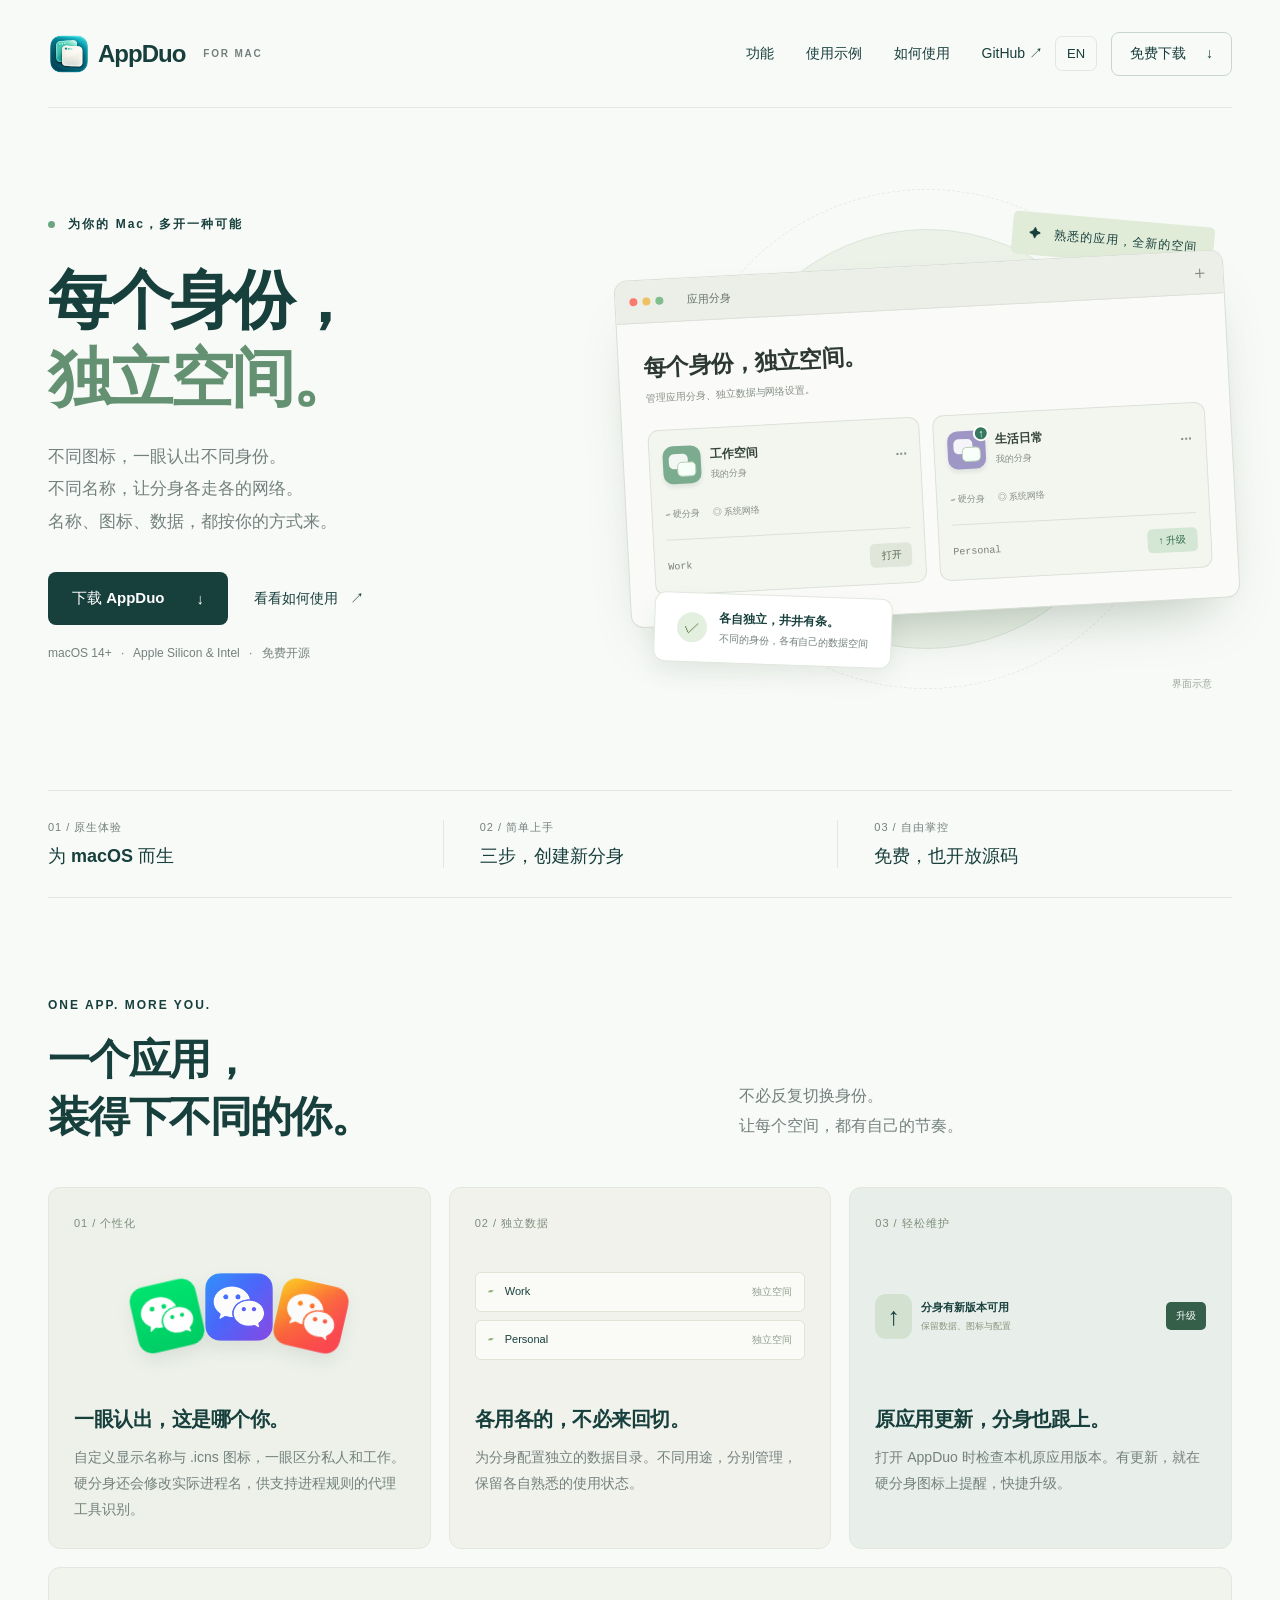
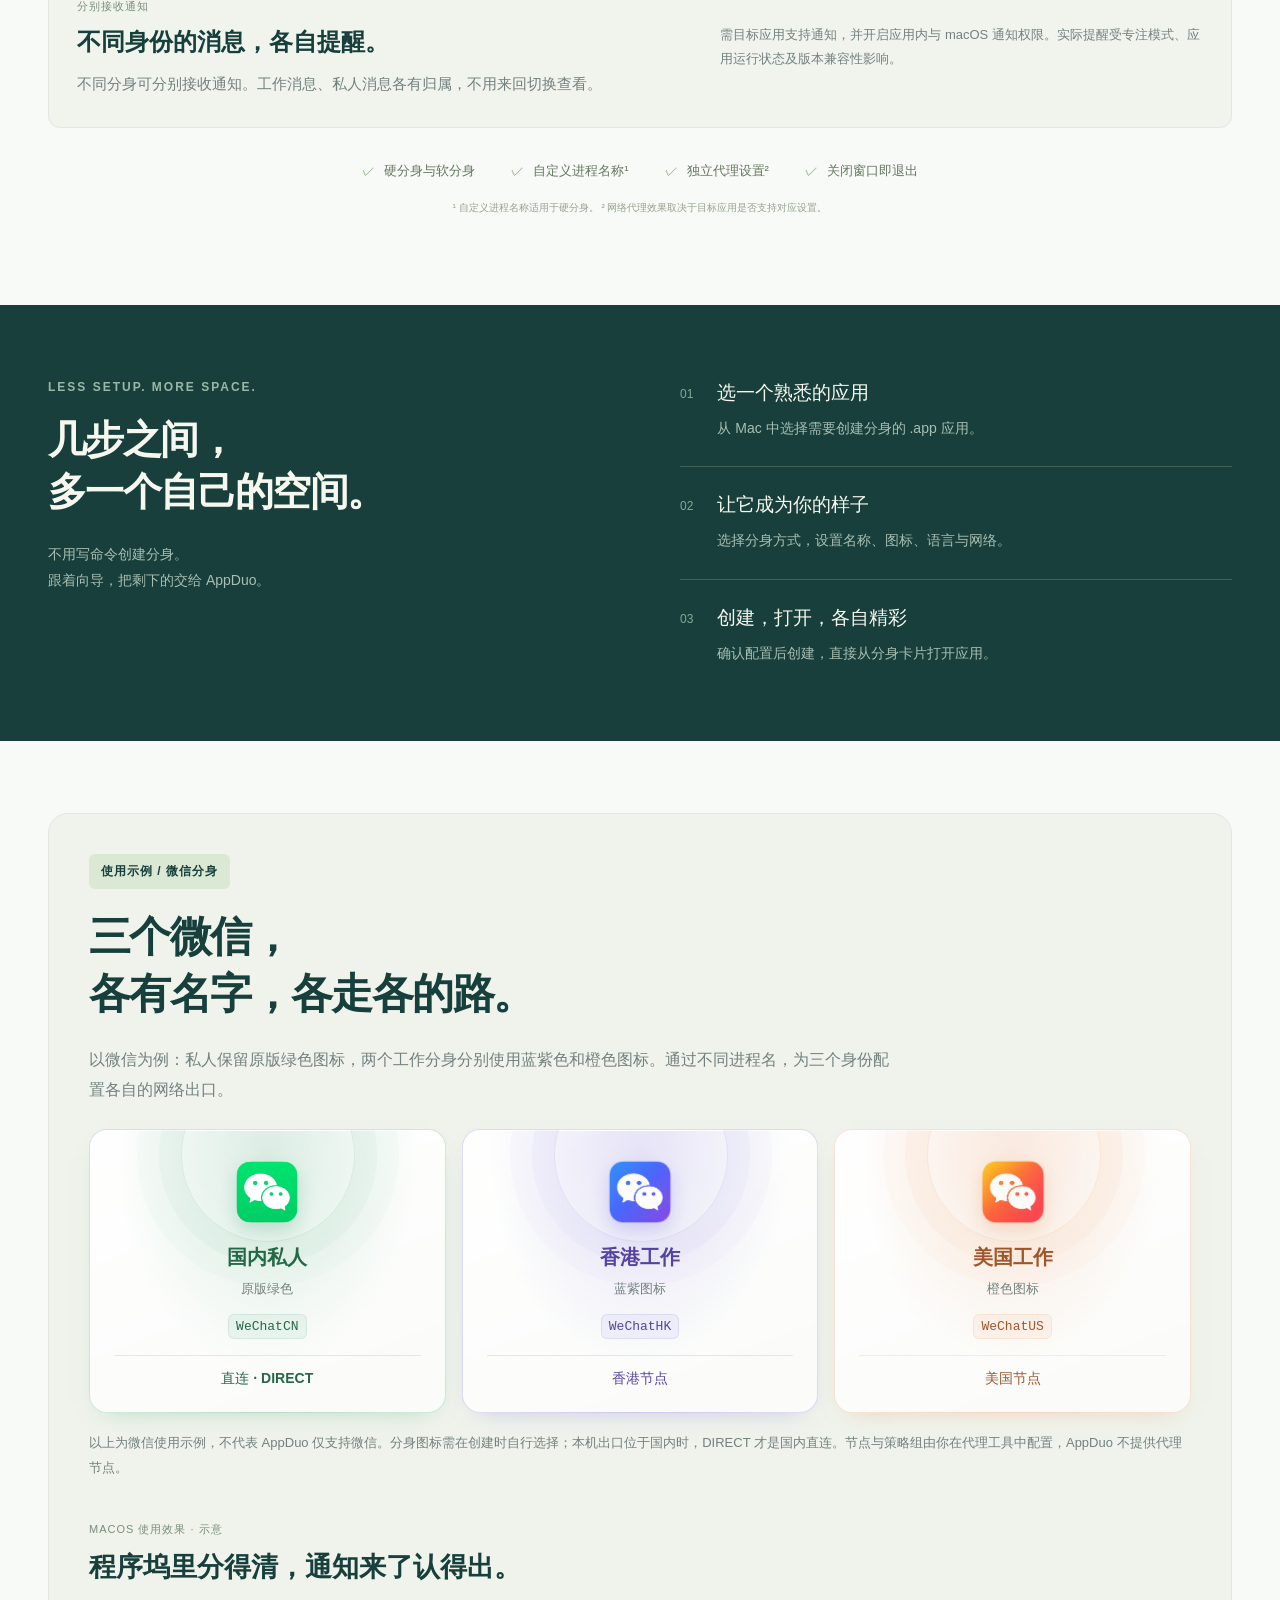
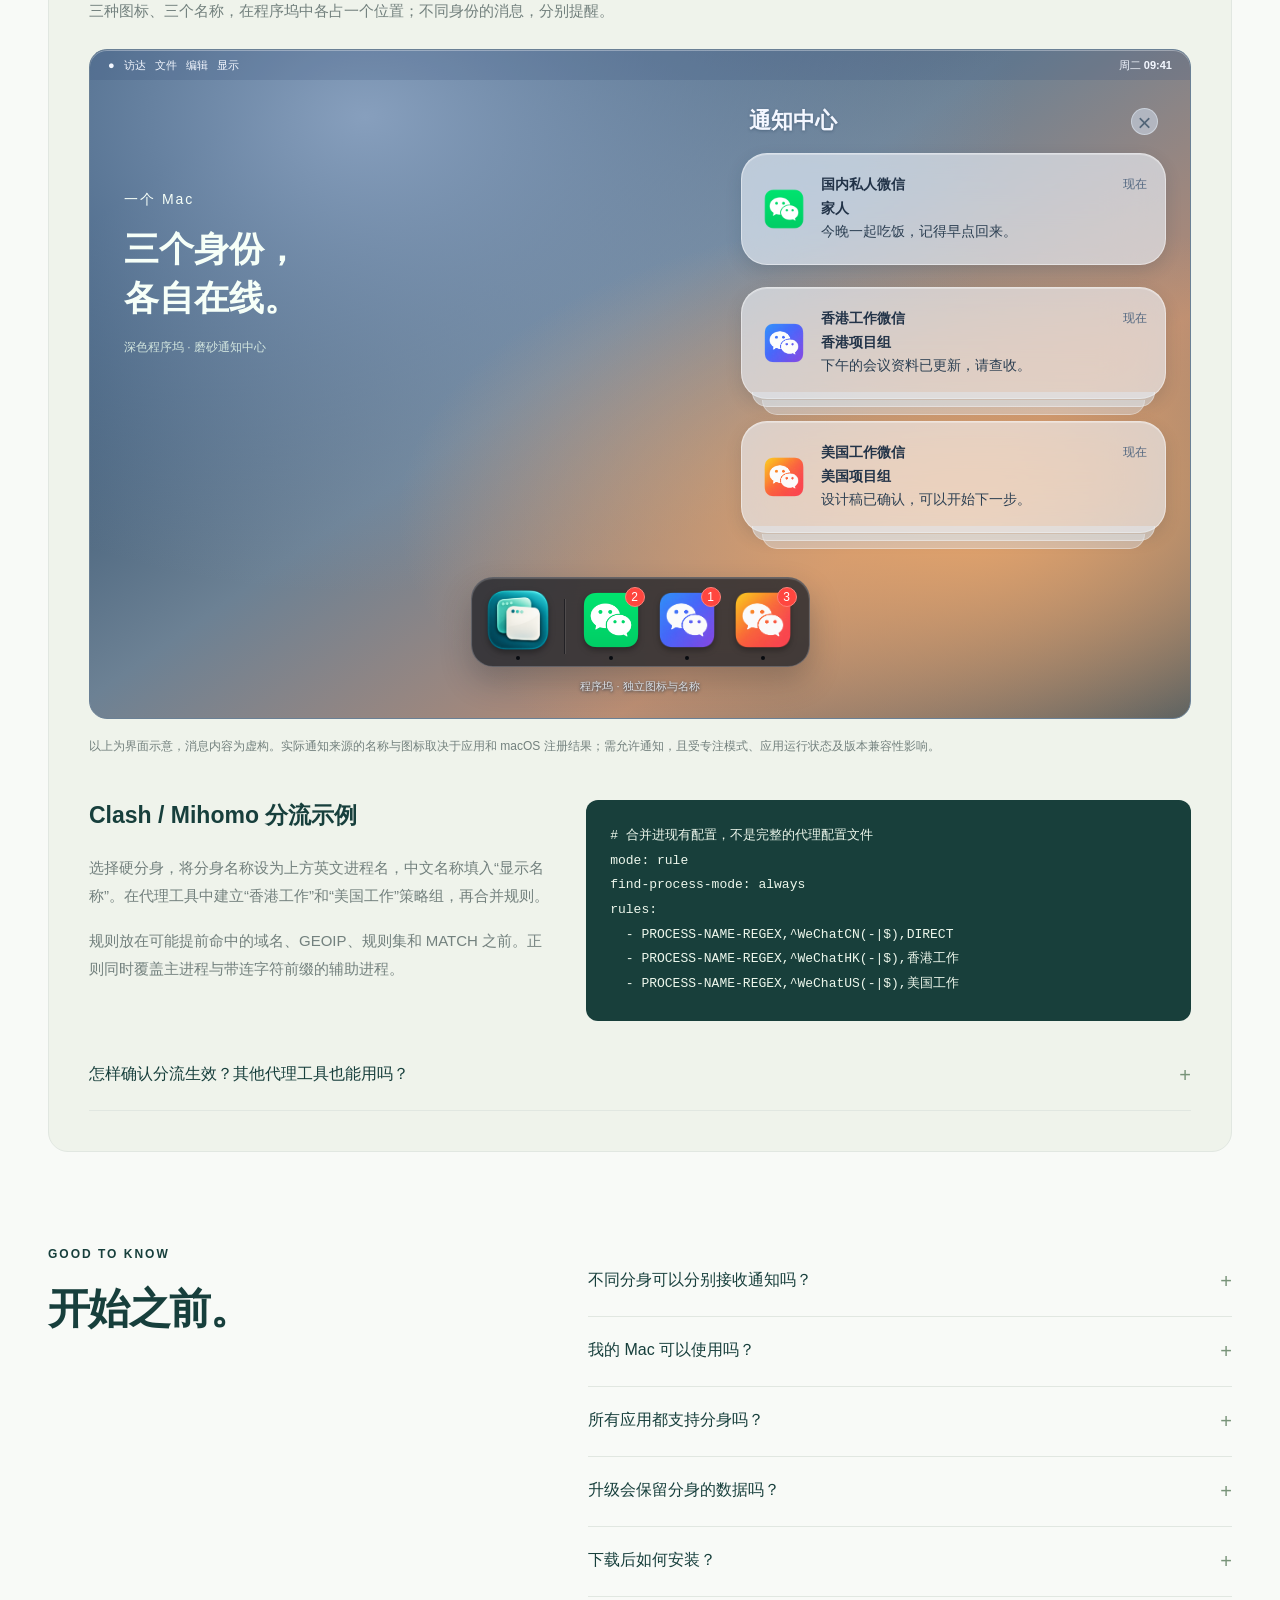
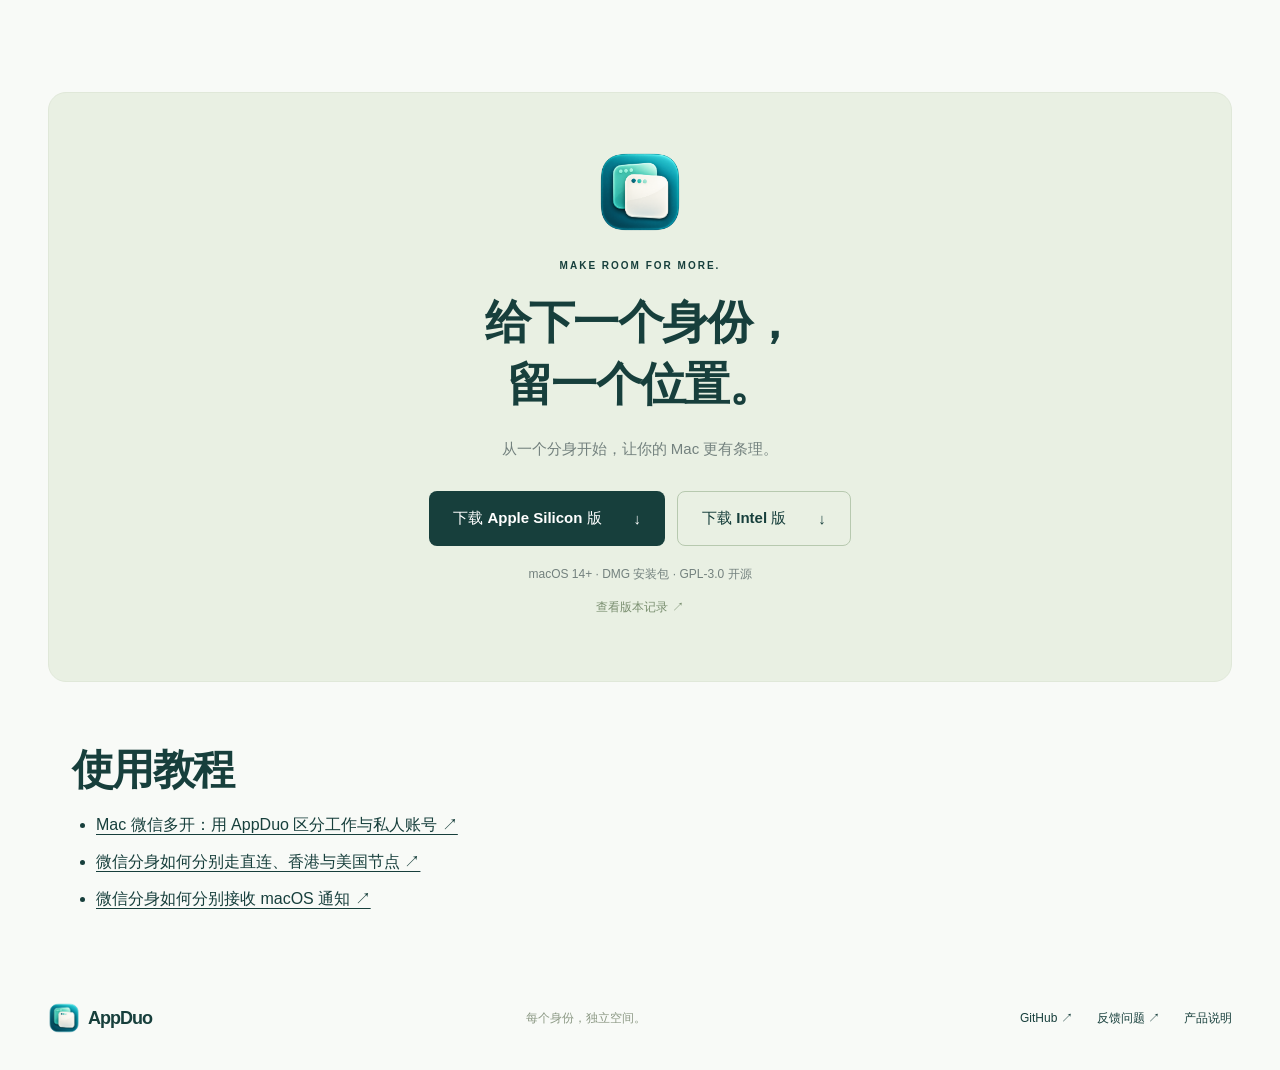
<file: website/index.html>
<!doctype html><html lang="zh-CN"><head><meta name="msvalidate.01" content="850163F4EE80CBF9852D08B73BC1BBEE"><meta charset="UTF-8"><meta name="viewport" content="width=device-width,initial-scale=1"><title>AppDuo — Mac 应用分身、自定义图标与名称、Clash 进程分流</title><meta name="description" content="AppDuo 是免费开源的原生 macOS 应用分身工具，支持为分身设置不同名称、不同图标和独立数据目录。硬分身还会修改实际进程名，可配合支持进程规则的代理工具，为不同分身分别配置网络出口。"><meta name="theme-color" content="#173f3c"><link rel="icon" href="assets/appduo.png"><link rel="stylesheet" href="style.css"><link rel="canonical" href="https://tamia6.github.io/AppDuo/"><meta property="og:type" content="website"><meta property="og:locale" content="zh_CN"><meta property="og:title" content="AppDuo · 不同图标，不同名称，各自分流"><meta property="og:description" content="原生 Mac 应用分身工具：自定义名称、图标和独立数据，配合支持进程规则的代理工具分流。"><meta property="og:url" content="https://tamia6.github.io/AppDuo/"><link rel="alternate" type="text/markdown" href="/AppDuo/llms.txt" title="AppDuo 产品与配置说明"><script type="application/ld+json">{"@context": "https://schema.org", "@type": "SoftwareApplication", "name": "AppDuo", "applicationCategory": "UtilitiesApplication", "operatingSystem": "macOS 14+", "url": "https://tamia6.github.io/AppDuo/", "description": "AppDuo 是免费开源的原生 macOS 应用分身工具，支持为分身设置不同名称、不同图标和独立数据目录。硬分身还会修改实际进程名，可配合支持进程规则的代理工具，为不同分身分别配置网络出口。", "license": "https://www.gnu.org/licenses/gpl-3.0.html", "offers": {"@type": "Offer", "price": "0", "priceCurrency": "USD"}, "featureList": ["自定义分身图标", "自定义显示名称", "硬分身进程改名", "独立数据目录", "配合支持进程规则的代理客户端分流", "不同分身可分别接收通知（需应用兼容与通知授权）"]}</script><link rel="alternate" hreflang="zh-CN" href="https://tamia6.github.io/AppDuo/"><link rel="alternate" hreflang="en" href="https://tamia6.github.io/AppDuo/en/"><link rel="alternate" hreflang="x-default" href="https://tamia6.github.io/AppDuo/"></head><body>
<header class="nav wrap"><a class="brand" href="#" aria-label="AppDuo 首页"><img src="assets/appduo.png" alt="">AppDuo<span>FOR MAC</span></a><nav aria-label="主导航"><a href="#features">功能</a><a href="#routing">使用示例</a><a href="#how">如何使用</a><a href="https://github.com/tamia6/AppDuo">GitHub ↗</a></nav><a class="language-switch" href="/AppDuo/en/" lang="en" hreflang="en" aria-label="Switch to English">EN</a><a class="nav-download" href="#download">免费下载 <span>↓</span></a></header>
<main><section class="hero wrap"><div class="hero-copy"><div class="eyebrow"><span class="dot"></span> 为你的 Mac，多开一种可能</div><h1>每个身份，<br><em>独立空间。</em></h1><p>不同图标，一眼认出不同身份。<br>不同名称，让分身各走各的网络。<br>名称、图标、数据，都按你的方式来。</p><div class="hero-actions"><a class="button" href="#download">下载 AppDuo <span>↓</span></a><a class="text-link" href="#how">看看如何使用 <span>↗</span></a></div><div class="compat">macOS 14+ <span>·</span> Apple Silicon & Intel <span>·</span> 免费开源</div></div>
<div class="product-stage" role="img" aria-label="AppDuo 界面示意：两个独立的应用分身，支持自定义图标和快捷更新"><div class="orbit orbit-one"></div><div class="orbit orbit-two"></div><div class="floating-label"><span>✦</span> 熟悉的应用，全新的空间</div><div class="app-window"><div class="window-bar"><i></i><i></i><i></i><span>应用分身</span><b>＋</b></div><div class="window-body"><div class="window-heading">每个身份，独立空间。</div><div class="window-subtitle">管理应用分身、独立数据与网络设置。</div><div class="clone-cards"><div class="clone-card"><div class="card-head"><div class="demo-icon mint"><span></span><span></span></div><div><strong>工作空间</strong><small>我的分身</small></div><b>···</b></div><div class="card-tags">▱ 硬分身 <span>◎ 系统网络</span></div><div class="card-bottom"><code>Work</code><span class="mock-button">打开</span></div></div><div class="clone-card"><div class="card-head"><div class="demo-icon purple"><span></span><span></span><i>↑</i></div><div><strong>生活日常</strong><small>我的分身</small></div><b>···</b></div><div class="card-tags">▱ 硬分身 <span>◎ 系统网络</span></div><div class="card-bottom"><code>Personal</code><span class="mock-button update">↑ 升级</span></div></div></div></div></div><div class="data-note"><span class="check">✓</span><div><strong>各自独立，井井有条。</strong><small>不同的身份，各有自己的数据空间</small></div></div><span class="preview-label">界面示意</span></div></section>
<div class="facts wrap"><div><span>01 / 原生体验</span><strong>为 macOS 而生</strong></div><div><span>02 / 简单上手</span><strong>三步，创建新分身</strong></div><div><span>03 / 自由掌控</span><strong>免费，也开放源码</strong></div></div>
<section class="features wrap" id="features"><div class="section-head"><div class="eyebrow">ONE APP. MORE YOU.</div><h2>一个应用，<br>装得下不同的你。</h2><p>不必反复切换身份。<br>让每个空间，都有自己的节奏。</p></div><div class="feature-grid"><article class="feature identity"><span class="feature-number">01 / 个性化</span><div class="identity-art" role="img" aria-label="同一微信应用的绿色、蓝紫色和橙色图标，演示分身图标自定义"><img class="identity-icon" src="assets/wechat-private.png" width="84" height="84" alt=""><img class="identity-icon" src="assets/wechat-hk.png" width="84" height="84" alt=""><img class="identity-icon" src="assets/wechat-us.png" width="84" height="84" alt=""></div><h3>一眼认出，这是哪个你。</h3><p>自定义显示名称与 .icns 图标，一眼区分私人和工作。硬分身还会修改实际进程名，供支持进程规则的代理工具识别。</p></article><article class="feature"><span class="feature-number">02 / 独立数据</span><div class="folder-art" aria-hidden="true"><div><span>▰</span> Work <i>独立空间</i></div><div><span>▰</span> Personal <i>独立空间</i></div></div><h3>各用各的，不必来回切。</h3><p>为分身配置独立的数据目录。不同用途，分别管理，保留各自熟悉的使用状态。</p></article><article class="feature upgrade"><span class="feature-number">03 / 轻松维护</span><div class="update-art" aria-hidden="true"><span>↑</span><div><strong>分身有新版本可用</strong><small>保留数据、图标与配置</small></div><b>升级</b></div><h3>原应用更新，分身也跟上。</h3><p>打开 AppDuo 时检查本机原应用版本。有更新，就在硬分身图标上提醒，快捷升级。</p></article></div><article class="notification-feature" aria-labelledby="notification-title"><div><span class="feature-number">分别接收通知</span><h3 id="notification-title">不同身份的消息，各自提醒。</h3><p>不同分身可分别接收通知。工作消息、私人消息各有归属，不用来回切换查看。</p></div><p class="notification-note">需目标应用支持通知，并开启应用内与 macOS 通知权限。实际提醒受专注模式、应用运行状态及版本兼容性影响。</p></article><div class="quiet-features"><span>硬分身与软分身</span><span>自定义进程名称¹</span><span>独立代理设置²</span><span>关闭窗口即退出</span></div><p class="footnote">¹ 自定义进程名称适用于硬分身。 ² 网络代理效果取决于目标应用是否支持对应设置。</p></section>

<section class="how" id="how"><div class="wrap how-inner"><div><div class="eyebrow">LESS SETUP. MORE SPACE.</div><h2>几步之间，<br>多一个自己的空间。</h2><p>不用写命令创建分身。<br>跟着向导，把剩下的交给 AppDuo。</p></div><ol><li><span>01</span><div><h3>选一个熟悉的应用</h3><p>从 Mac 中选择需要创建分身的 .app 应用。</p></div></li><li><span>02</span><div><h3>让它成为你的样子</h3><p>选择分身方式，设置名称、图标、语言与网络。</p></div></li><li><span>03</span><div><h3>创建，打开，各自精彩</h3><p>确认配置后创建，直接从分身卡片打开应用。</p></div></li></ol></div></section>
<section class="routing wrap" id="routing" aria-labelledby="routing-title"><div class="eyebrow">使用示例 / 微信分身</div><h2 id="routing-title">三个微信，<br>各有名字，各走各的路。</h2><p class="routing-intro">以微信为例：私人保留原版绿色图标，两个工作分身分别使用蓝紫色和橙色图标。通过不同进程名，为三个身份配置各自的网络出口。</p><div class="route-grid" aria-label="三个微信分身对比">
<article class="route-card"><img class="route-icon" src="assets/wechat-private.png" width="88" height="88" loading="lazy" alt="原版绿色微信图标，用于国内私人分身"><h3>国内私人</h3><p>原版绿色</p><code>WeChatCN</code><div class="route-destination">直连 · DIRECT</div></article>
<article class="route-card"><img class="route-icon" src="assets/wechat-hk.png" width="88" height="88" loading="lazy" alt="蓝紫色微信图标，用于香港工作分身"><h3>香港工作</h3><p>蓝紫图标</p><code>WeChatHK</code><div class="route-destination">香港节点</div></article>
<article class="route-card"><img class="route-icon" src="assets/wechat-us.png" width="88" height="88" loading="lazy" alt="橙色微信图标，用于美国工作分身"><h3>美国工作</h3><p>橙色图标</p><code>WeChatUS</code><div class="route-destination">美国节点</div></article></div>
<p class="routing-note">以上为微信使用示例，不代表 AppDuo 仅支持微信。分身图标需在创建时自行选择；本机出口位于国内时，DIRECT 才是国内直连。节点与策略组由你在代理工具中配置，AppDuo 不提供代理节点。</p>
<figure class="mac-example" aria-labelledby="mac-example-title"><figcaption><span class="feature-number">MACOS 使用效果 · 示意</span><h3 id="mac-example-title">程序坞里分得清，通知来了认得出。</h3><p>三种图标、三个名称，在程序坞中各占一个位置；不同身份的消息，分别提醒。</p></figcaption><div class="mac-desktop"><div class="mock-menubar" aria-hidden="true"><span>● &nbsp; 访达 &nbsp; 文件 &nbsp; 编辑 &nbsp; 显示</span><span>周二 09:41</span></div><div class="desktop-copy"><span>一个 Mac</span><strong>三个身份，<br>各自在线。</strong><small>深色程序坞 · 磨砂通知中心</small></div><div class="mac-notifications" aria-label="三个分身的通知示例"><div class="notification-center-heading"><strong>通知中心</strong><span aria-hidden="true">×</span></div>
<article class="mac-notification"><img src="assets/wechat-private.png" width="44" height="44" alt=""><div><div class="notification-app"><strong>国内私人微信</strong><span>现在</span></div><b>家人</b><p>今晚一起吃饭，记得早点回来。</p></div></article><article class="mac-notification"><img src="assets/wechat-hk.png" width="44" height="44" alt=""><div><div class="notification-app"><strong>香港工作微信</strong><span>现在</span></div><b>香港项目组</b><p>下午的会议资料已更新，请查收。</p></div></article><article class="mac-notification"><img src="assets/wechat-us.png" width="44" height="44" alt=""><div><div class="notification-app"><strong>美国工作微信</strong><span>现在</span></div><b>美国项目组</b><p>设计稿已确认，可以开始下一步。</p></div></article></div><div class="dock-area"><div class="mac-dock" aria-label="macOS 程序坞示例"><div class="dock-item dock-appduo" tabindex="0"><span class="dock-label">AppDuo</span><img src="assets/appduo.png" width="72" height="72" alt="AppDuo 程序坞图标"><span class="running-dot" aria-hidden="true"></span></div><span class="dock-divider" aria-hidden="true"></span><div class="dock-item" tabindex="0"><span class="dock-label">国内私人微信</span><span class="dock-badge" aria-label="2 条未读消息">2</span><img src="assets/wechat-private.png" width="72" height="72" alt="国内私人微信程序坞图标"><span class="running-dot" aria-hidden="true"></span></div><div class="dock-item" tabindex="0"><span class="dock-label">香港工作微信</span><span class="dock-badge" aria-label="1 条未读消息">1</span><img src="assets/wechat-hk.png" width="72" height="72" alt="香港工作微信程序坞图标"><span class="running-dot" aria-hidden="true"></span></div><div class="dock-item" tabindex="0"><span class="dock-label">美国工作微信</span><span class="dock-badge" aria-label="3 条未读消息">3</span><img src="assets/wechat-us.png" width="72" height="72" alt="美国工作微信程序坞图标"><span class="running-dot" aria-hidden="true"></span></div></div><span class="dock-caption">程序坞 · 独立图标与名称</span></div></div><p class="mac-example-note">以上为界面示意，消息内容为虚构。实际通知来源的名称与图标取决于应用和 macOS 注册结果；需允许通知，且受专注模式、应用运行状态及版本兼容性影响。</p></figure>
<div class="rule-example"><div><h3>Clash / Mihomo 分流示例</h3><p>选择硬分身，将分身名称设为上方英文进程名，中文名称填入“显示名称”。在代理工具中建立“香港工作”和“美国工作”策略组，再合并规则。</p><p>规则放在可能提前命中的域名、GEOIP、规则集和 MATCH 之前。正则同时覆盖主进程与带连字符前缀的辅助进程。</p></div><pre><code># 合并进现有配置，不是完整的代理配置文件
mode: rule
find-process-mode: always
rules:
  - PROCESS-NAME-REGEX,^WeChatCN(-|$),DIRECT
  - PROCESS-NAME-REGEX,^WeChatHK(-|$),香港工作
  - PROCESS-NAME-REGEX,^WeChatUS(-|$),美国工作</code></pre></div>
<details class="routing-help"><summary>怎样确认分流生效？其他代理工具也能用吗？</summary><p>客户端需实际接管连接并识别本机进程。微信不一定遵循系统 HTTP 代理，可按客户端说明使用 TUN 等方式接管。在连接列表核对 WeChatCN、WeChatHK、WeChatUS 的进程名、命中规则和出口策略。</p><p>支持进程名、进程路径或正则分流的工具，可按各自语法配置；此 YAML 示例适用于支持 PROCESS-NAME-REGEX 的 Mihomo 内核，不能直接套用到所有 Clash 版本或其他工具。仅修改显示名称不足以分流；软分身仍使用原应用进程。应用内环境变量代理是另一种方式，取决于应用是否支持。</p><p><a href="https://wiki.metacubex.one/en/config/rules/">查阅 Mihomo 官方规则文档 ↗</a></p></details></section>
<section class="faq wrap"><div><div class="eyebrow">GOOD TO KNOW</div><h2>开始之前。</h2></div><div class="questions"><details><summary>不同分身可以分别接收通知吗？</summary><p>不同分身可分别接收通知，工作与私人消息各自提醒，无需来回切换到对应分身查看。需要目标应用支持通知，并在应用内和 macOS 中允许通知；专注模式、运行状态及第三方应用版本可能影响提醒。 通知来源的名称与图标显示取决于应用及系统注册结果；不保证已退出的分身仍能收到通知。</p></details><details><summary>我的 Mac 可以使用吗？</summary><p>需要 macOS 14 或更高版本，支持 Apple Silicon 和 Intel。创建分身需要 Apple Command Line Tools；首次使用可在终端运行 <code>xcode-select --install</code> 安装，无需完整 Xcode。</p></details><details><summary>所有应用都支持分身吗？</summary><p>AppDuo 提供内置应用规则与自动探测，但第三方应用不同版本的兼容性可能不同。登录、多开、通知等功能需要在目标应用中实际验证。</p></details><details><summary>升级会保留分身的数据吗？</summary><p>升级会保留分身数据、图标和配置。请先更新本机原应用，再打开 AppDuo 检测；退出正在运行的分身后，即可升级。构建失败会保留旧分身。</p></details><details><summary>下载后如何安装？</summary><p>下载对应芯片的 DMG，将 AppDuo 拖入「应用程序」。当前版本尚未经过 Apple 公证；如 macOS 阻止打开，在确认下载来源后，可前往「系统设置 → 隐私与安全性」允许打开。</p></details></div></section>
<section class="download wrap" id="download"><img src="assets/appduo.png" alt="AppDuo 图标" width="88" height="88"><div class="eyebrow">MAKE ROOM FOR MORE.</div><h2>给下一个身份，<br>留一个位置。</h2><p>从一个分身开始，让你的 Mac 更有条理。</p><div class="download-buttons"><a class="button" href="https://github.com/tamia6/AppDuo/releases/latest/download/AppDuo-arm64.dmg">下载 Apple Silicon 版 <span>↓</span></a><a class="button secondary" href="https://github.com/tamia6/AppDuo/releases/latest/download/AppDuo-x86_64.dmg">下载 Intel 版 <span>↓</span></a></div><span class="compat">macOS 14+ · DMG 安装包 · GPL-3.0 开源</span><a class="release-link" href="https://github.com/tamia6/AppDuo/releases">查看版本记录 ↗</a></section><section class="wrap guide-links" id="guides"><h2>使用教程</h2><ul><li><a href="https://tamia6.github.io/AppDuo/guides/wechat-multiple-accounts/">Mac 微信多开：用 AppDuo 区分工作与私人账号 ↗</a></li><li><a href="https://tamia6.github.io/AppDuo/guides/wechat-process-routing/">微信分身如何分别走直连、香港与美国节点 ↗</a></li><li><a href="https://tamia6.github.io/AppDuo/guides/wechat-notifications/">微信分身如何分别接收 macOS 通知 ↗</a></li></ul></section></main>
<footer class="wrap"><a class="brand" href="#"><img src="assets/appduo.png" alt="">AppDuo</a><span>每个身份，独立空间。</span><div><a href="https://github.com/tamia6/AppDuo">GitHub ↗</a><a href="https://github.com/tamia6/AppDuo/issues">反馈问题 ↗</a><a href="/AppDuo/llms.txt">产品说明</a></div></footer></body></html>
</file>
<file: website/style.css>
:root{--ink:#173f3c;--muted:#73817e;--paper:#f8faf7;--line:#e1e7e1;--green:#d5e8d4}*{box-sizing:border-box}html{scroll-behavior:smooth;scroll-padding-top:32px}body{margin:0;background:var(--paper);color:var(--ink);font-family:-apple-system,BlinkMacSystemFont,"Segoe UI","PingFang SC",sans-serif;font-size:16px;-webkit-font-smoothing:antialiased}a{color:inherit;text-decoration:none}button,a,summary{-webkit-tap-highlight-color:transparent}a:focus-visible,summary:focus-visible{outline:3px solid #339b88;outline-offset:6px}a{transition:opacity .2s,transform .2s}a:hover{opacity:.75}.wrap{max-width:1240px;width:calc(100% - 96px);margin:auto}.nav{height:108px;display:flex;align-items:center;justify-content:space-between;border-bottom:1px solid var(--line)}.brand{display:flex;align-items:center;gap:8px;font-size:24px;font-weight:750;letter-spacing:-1px}.brand img{width:42px;height:42px;object-fit:contain}.brand span{font-size:10px;letter-spacing:1.8px;margin-left:10px;color:var(--muted)}nav{display:flex;gap:32px;font-size:14px}.nav-download{font-size:14px;border:1px solid #c9d6cd;border-radius:8px;padding:12px 18px}.nav-download span{margin-left:16px}.hero{display:grid;grid-template-columns:1fr 1.12fr;align-items:center;min-height:682px;gap:30px;padding-top:30px;padding-bottom:50px}.eyebrow{font-size:12px;letter-spacing:2px;font-weight:650}.dot{display:inline-block;width:7px;height:7px;background:#6ca580;border-radius:50%;margin-right:8px}h1{font-size:clamp(48px,5vw,72px);line-height:1.22;letter-spacing:-3px;margin:28px 0 24px;font-weight:750}h1 em{font-style:normal;color:#649172}p{color:var(--muted);line-height:1.9;margin:0}.hero-copy>p{font-size:17px}.hero-actions{display:flex;align-items:center;gap:26px;margin:34px 0 20px}.button{display:inline-flex;justify-content:center;align-items:center;gap:32px;background:var(--ink);color:white;border-radius:8px;padding:17px 24px;font-size:15px;font-weight:550}.button:hover{transform:translateY(-2px);opacity:.9}.text-link{font-size:14px}.text-link span{margin-left:8px}.compat{font-size:12px;color:var(--muted)}.compat span{margin:0 6px}.product-stage{position:relative;min-width:0;height:480px;display:flex;align-items:center;justify-content:center}.orbit{position:absolute;width:420px;height:420px;border-radius:50%;border:1px solid #dce6d9;background:#ecf2e8;z-index:-1}.orbit-two{width:500px;height:500px;background:none;border-style:dashed;opacity:.7}.floating-label{position:absolute;right:18px;top:20px;font-size:12px;letter-spacing:1px;transform:rotate(5deg);background:#e0ecd8;padding:13px 17px;border-radius:5px}.floating-label span{margin-right:8px}.app-window{width:100%;background:#fafbf9;border:1px solid #d9dfd5;border-radius:13px;box-shadow:0 30px 60px -30px #33523965;transform:rotate(-3deg);overflow:hidden}.window-bar{background:#eceee8;height:43px;border-bottom:1px solid #dde0d8;display:flex;gap:5px;align-items:center;padding:0 14px}.window-bar i{width:8px;height:8px;background:#fb7a6e;border-radius:50%}.window-bar i:nth-child(2){background:#efc161}.window-bar i:nth-child(3){background:#80be8d}.window-bar>span{font-size:11px;margin-left:18px;color:#66746b}.window-bar b{margin-left:auto;color:#849084;font-size:18px;font-weight:400}.window-body{padding:29px 25px 30px}.window-heading{font-size:23px;font-weight:700;color:#2c3831;letter-spacing:-.8px}.window-subtitle{font-size:10px;color:#889087;margin:8px 0 25px}.clone-cards{display:grid;grid-template-columns:1fr 1fr;gap:13px}.clone-card{padding:16px 13px;border:1px solid #dde1d8;border-radius:11px;background:#f3f5ef}.card-head{display:flex;gap:9px;align-items:center}.card-head strong{display:block;font-size:12px;color:#35453b}.card-head small{font-size:9px;color:#879084}.card-head b{font-size:14px;color:#849084;margin-left:auto}.demo-icon{position:relative;flex-shrink:0;width:38px;height:38px;border-radius:10px;background:#7cac90;box-shadow:0 3px 4px #133c3c18}.demo-icon.purple{background:#9e97c6}.demo-icon>span{position:absolute;width:19px;height:15px;left:6px;top:8px;border-radius:5px;background:#ffffffe6}.demo-icon>span+span{left:14px;top:16px;background:#f7fff9;border:1px solid #b7ceb7}.demo-icon i{position:absolute;right:-4px;top:-5px;width:16px;height:16px;border-radius:50%;font-style:normal;text-align:center;font-size:11px;background:#35795f;color:white;border:2px solid white}.card-tags{font-size:9px;color:#899285;margin:24px 0 18px;white-space:nowrap}.card-tags span{margin-left:10px}.card-bottom{display:flex;align-items:center;justify-content:space-between;border-top:1px solid #dce1d5;padding-top:14px;font-size:10px;color:#788272}.mock-button{background:#e0e6da;padding:5px 11px;border-radius:5px;color:#53694e}.mock-button.update{background:#d4e6d4;color:#326c4d}.data-note{position:absolute;bottom:14px;left:32px;background:#fff;border:1px solid #e1e8df;border-radius:11px;padding:16px 22px;display:flex;align-items:center;gap:12px;box-shadow:0 12px 25px #233e3310;transform:rotate(2deg)}.check{display:grid;place-items:center;width:30px;height:30px;background:#e4f0df;border-radius:50%;color:#648655}.data-note strong{font-size:12px;display:block}.data-note small{display:block;margin-top:5px;font-size:10px;color:var(--muted)}.preview-label{position:absolute;bottom:-12px;right:20px;font-size:10px;color:#9ca69a}.facts{display:grid;grid-template-columns:repeat(3,1fr);border-top:1px solid var(--line);border-bottom:1px solid var(--line);padding:29px 0}.facts>div{padding-left:36px;border-left:1px solid var(--line)}.facts>div:first-child{padding-left:0;border:0}.facts span{display:block;font-size:11px;letter-spacing:1px;color:var(--muted);margin-bottom:9px}.facts strong{font-size:18px;font-weight:550}.features{padding:100px 0 88px}.section-head{display:grid;grid-template-columns:1.4fr 1fr;align-items:end;margin-bottom:42px}.section-head .eyebrow{grid-column:1/-1}h2{font-size:42px;line-height:1.35;letter-spacing:-1.6px;font-weight:650;margin:20px 0 0}.section-head p{padding-bottom:4px}.feature-grid{display:grid;grid-template-columns:repeat(3,1fr);gap:18px}.feature{background:#edf1e9;border:1px solid #e2e8dd;border-radius:12px;padding:25px}.feature:nth-child(2){background:#f1f2ec}.feature:nth-child(3){background:#e8eee9}.feature-number{font-size:11px;color:#7c8d7a;letter-spacing:1px}.feature h3{font-size:20px;letter-spacing:-.5px;margin:25px 0 12px}.feature p{font-size:14px;line-height:1.85}.identity-art,.folder-art,.update-art{height:130px;margin-top:20px}.identity-art{display:flex;align-items:center;justify-content:center}.tile{display:grid;place-items:center;width:64px;height:70px;border-radius:15px;font-size:28px;font-weight:650;box-shadow:0 10px 18px #2d4c3614;border:1px solid #ffffff9c;transform:rotate(-13deg)}.teal{background:#86b5a1;color:#f7fff9}.lilac{background:#b8aecb;color:#fff;transform:translateY(-8px) rotate(0);z-index:1;margin:0 -5px}.peach{background:#e7c1a5;color:#fff;transform:rotate(13deg)}.folder-art{display:flex;flex-direction:column;justify-content:center;gap:8px}.folder-art>div{background:#fafbf7;border:1px solid #dfe4d7;border-radius:6px;padding:12px;font-size:11px}.folder-art span{color:#8fac79;margin-right:8px}.folder-art i{float:right;color:#91a08b;font-style:normal;font-size:10px}.update-art{display:flex;align-items:center;gap:9px}.update-art>span{background:#d2e1d0;border-radius:11px;padding:8px 12px;font-size:25px}.update-art strong{display:block;font-size:11px}.update-art small{font-size:9px;display:block;color:#88967e;margin-top:5px}.update-art b{margin-left:auto;font-size:10px;border-radius:5px;background:#355f49;color:white;padding:7px 10px;font-weight:400}.quiet-features{display:flex;justify-content:center;gap:36px;margin-top:34px;font-size:13px;color:#647760}.quiet-features span:before{content:'✓';margin-right:9px;color:#79a070}.footnote{text-align:center;font-size:10px;margin-top:18px;color:#95a18f}.how{background:#183f3b;color:#f6f8ef;padding:75px 0}.how-inner{display:grid;grid-template-columns:1fr 1fr;gap:80px}.how .eyebrow{color:#9ab8a7}.how h2{font-size:39px;margin-bottom:22px}.how p{color:#a8bfb3;font-size:14px}.how ol{list-style:none;padding:0;margin:0}.how li{display:flex;gap:24px;padding:25px 0;border-bottom:1px solid #41615a}.how li:first-child{padding-top:0}.how li:last-child{border:0;padding-bottom:0}.how li>span{font-size:12px;color:#87a89b;margin-top:7px}.how h3{font-size:19px;font-weight:500;margin:0 0 9px}.faq{padding:95px 0;display:grid;grid-template-columns:1fr 1.4fr;gap:80px}.questions details{border-bottom:1px solid var(--line)}summary{list-style:none;cursor:pointer;display:flex;justify-content:space-between;padding:23px 0;font-size:16px}summary::-webkit-details-marker{display:none}summary:after{content:'+';color:#779378;font-size:20px}details[open] summary:after{content:'−'}details p{font-size:14px;padding:0 26px 22px 0}details code{overflow-wrap:anywhere;color:#365b48}.download{text-align:center;padding:55px 20px 65px;background:#e9f0e3;border:1px solid #e0e8d9;border-radius:18px}.download>img{object-fit:contain;margin-bottom:20px}.download .eyebrow{font-size:10px}.download h2{font-size:46px;margin:20px 0}.download p{font-size:15px}.download-buttons{display:flex;justify-content:center;gap:12px;margin:28px 0 18px}.secondary{background:transparent;color:var(--ink);border:1px solid #b7c9af}.release-link{display:block;font-size:12px;margin-top:16px;color:#7a8f70}footer{display:flex;align-items:center;justify-content:space-between;padding:36px 0}footer .brand{font-size:18px}footer .brand img{width:32px;height:32px}footer>span{font-size:12px;color:#8d9a86}footer>div{display:flex;gap:24px;font-size:12px}@media(min-width:1500px){.hero{min-height:740px}}@media(max-width:1050px){.wrap{width:calc(100% - 56px)}.hero{gap:24px}.hero h1{font-size:52px}.product-stage{height:430px}.window-body{padding:22px 17px}.clone-cards{gap:9px}.clone-card{padding:13px 9px}.card-tags{font-size:8px}.card-tags span{margin-left:4px}.demo-icon{width:31px;height:34px}.card-head{gap:6px}.orbit{width:340px;height:340px}.orbit-two{width:410px;height:410px}.floating-label{top:15px}.feature{padding:20px}.update-art{gap:6px}.update-art>b{display:none}.quiet-features{gap:18px}.hero-actions{gap:15px}}@media(max-width:760px){.wrap{width:calc(100% - 40px)}.nav{height:80px}.brand{font-size:21px}.brand span,nav{display:none}.nav-download{padding:10px 13px}.hero{grid-template-columns:1fr;padding:48px 0 28px;gap:28px}.hero h1{font-size:56px;margin-top:23px}.hero-copy>p{font-size:16px}.eyebrow{font-size:11px}.hero-actions{margin:28px 0 18px}.product-stage{height:365px;max-width:540px;width:100%;margin:auto}.app-window{width:94%}.window-heading{font-size:19px}.window-body{padding:20px 15px}.window-subtitle{margin-bottom:20px}.card-head strong{font-size:10px}.card-head small{font-size:8px}.card-tags{margin:20px 0 15px}.orbit{width:280px;height:280px}.orbit-two{width:330px;height:330px}.floating-label{top:0;right:6px;font-size:10px;padding:10px}.data-note{bottom:4px;left:17px;padding:11px 15px}.data-note small{font-size:9px}.preview-label{bottom:-13px;font-size:9px}.facts{padding:23px 0;gap:10px}.facts>div{padding-left:13px}.facts span{font-size:9px;letter-spacing:0}.facts strong{font-size:12px}.features{padding:62px 0 48px}.section-head{display:block}.section-head h2{font-size:35px}.section-head p{font-size:14px;margin-top:20px}.feature-grid{grid-template-columns:1fr}.feature{padding:25px}.identity-art,.folder-art,.update-art{height:105px}.update-art>b{display:block}.feature h3{margin-top:15px}.quiet-features{display:grid;grid-template-columns:1fr 1fr;gap:15px;font-size:12px;padding:0 10px}.footnote{font-size:10px;text-align:left;padding:0 10px}.how{padding:52px 0}.how-inner{grid-template-columns:1fr;gap:35px}.how h2{font-size:34px}.how li{gap:18px}.how li p{font-size:13px}.faq{grid-template-columns:1fr;padding:55px 0;gap:15px}.faq h2{font-size:34px}.questions summary{font-size:14px}.download{padding:34px 16px 40px}.download h2{font-size:35px}.download p{font-size:13px}.download-buttons{flex-direction:column}.download .button{font-size:14px;padding:16px}.download>img{width:70px;height:70px}footer{flex-wrap:wrap;gap:18px;padding:26px 0}footer>span{display:none}footer>div{gap:16px;font-size:11px}}@media(prefers-reduced-motion:reduce){html{scroll-behavior:auto}a{transition:none}}

.routing{padding:0 0 85px}.routing-intro{max-width:800px;margin:22px 0 32px}.route-grid{display:grid;grid-template-columns:repeat(3,1fr);gap:18px}.route-card{border:1px solid var(--line);border-radius:12px;padding:28px;background:#fff}.route-card .tile{transform:none;margin:0 0 25px}.route-card h3{margin:0 0 8px;font-size:22px}.route-card p{font-size:14px}.route-card code{display:inline-block;margin-top:18px;font-size:16px}.route-destination{border-top:1px solid var(--line);margin-top:20px;padding-top:18px;font-size:14px}.routing-note{font-size:13px;margin:18px 0 32px}.rule-example{display:grid;grid-template-columns:1fr 1.3fr;gap:32px;align-items:start}.rule-example h3{font-size:23px;margin-top:0}.rule-example p{font-size:15px;margin-bottom:16px}.rule-example pre{margin:0;padding:24px;background:#183f3b;color:#edf7ec;border-radius:12px;overflow-x:auto;font-size:13px;line-height:1.9;min-width:0}.routing-help{border-bottom:1px solid var(--line);margin-top:20px}.routing-help a{text-decoration:underline}@media(max-width:760px){.route-grid,.rule-example{grid-template-columns:1fr}.routing{padding-bottom:48px}.routing h2{font-size:34px}.route-card{padding:24px}.rule-example pre{padding:18px;font-size:12px}}

.routing{margin-top:72px;padding:40px;border:1px solid var(--line);border-radius:20px;background:#eff3eb}.routing .eyebrow{display:inline-block;background:#dae8d4;padding:9px 12px;border-radius:6px;letter-spacing:1px}.route-icon{display:block;object-fit:contain;margin:0 0 20px}.routing-help p{padding-right:0}@media(max-width:760px){.routing{margin-top:40px;padding:24px 18px}.routing h2{font-size:30px}}

.notification-feature{display:grid;grid-template-columns:1.25fr 1fr;gap:40px;align-items:center;padding:28px;margin-top:18px;border:1px solid var(--line);border-radius:12px;background:#f0f4ed}.notification-feature h3{font-size:24px;margin:12px 0}.notification-feature p{font-size:15px}.notification-feature .notification-note{font-size:13px}@media(max-width:760px){.notification-feature{grid-template-columns:1fr;gap:18px;padding:24px}.notification-feature h3{font-size:22px}}

.mac-example{margin:38px 0 42px}.mac-example figcaption{margin-bottom:24px}.mac-example h3{font-size:27px;margin:12px 0}.mac-example figcaption p{font-size:15px}.mac-desktop{position:relative;isolation:isolate;overflow:hidden;min-height:510px;border-radius:18px;border:1px solid #bacac1;background:radial-gradient(ellipse at 10% 90%,#a0c6b7 0,transparent 55%),radial-gradient(ellipse at 80% 20%,#b8c4d4 0,transparent 55%),linear-gradient(130deg,#627e78,#96b1ad);box-shadow:inset 0 1px #ffffff70}.mock-menubar{height:30px;background:#edf4ef55;display:flex;justify-content:space-between;align-items:center;padding:0 18px;font-size:11px;color:#213f38}.desktop-copy{position:absolute;left:34px;top:95px;color:#f6fff8}.desktop-copy>span{font-size:14px;letter-spacing:2px}.desktop-copy strong{font-size:35px;line-height:1.4;display:block;margin:15px 0}.desktop-copy small{font-size:12px;color:#edfff0cc}.mac-notifications{width:370px;max-width:52%;margin:24px 20px 160px auto;display:grid;gap:12px}.mac-notification{display:flex;gap:10px;align-items:center;background:#f6f8f1da;border:1px solid #ffffff80;border-radius:18px;padding:14px;box-shadow:0 8px 20px #27473718;backdrop-filter:blur(18px);color:#25362e}.mac-notification img{object-fit:contain;flex-shrink:0}.mac-notification>div{min-width:0;flex:1}.notification-app{display:flex;justify-content:space-between;gap:8px;align-items:center;margin-bottom:5px}.notification-app strong{font-size:12px}.notification-app>span{font-size:10px;color:#738074}.mac-notification b{font-size:12px;font-weight:650}.mac-notification p{font-size:12px;line-height:1.6;color:#526053;margin-top:3px}.dock-area{position:absolute;bottom:17px;left:0;width:100%;display:flex;flex-direction:column;align-items:center;gap:8px}.mac-dock{display:flex;gap:24px;padding:12px 24px 8px;background:#e6eeed70;border:1px solid #ffffff80;box-shadow:0 10px 25px #27473720,inset 0 1px #ffffff70;border-radius:24px;backdrop-filter:blur(20px)}.dock-item{display:flex;flex-direction:column;align-items:center;gap:3px;position:relative}.dock-item img{object-fit:contain;filter:drop-shadow(0 3px 3px #32453830)}.dock-label{font-size:10px;color:#294b40;white-space:nowrap}.running-dot{height:4px;width:4px;border-radius:50%;background:#31473d}.dock-caption{font-size:10px;color:#284d41}.mac-example-note{font-size:12px;margin-top:16px}@media(max-width:760px){.mac-example h3{font-size:23px}.mac-desktop{min-height:610px}.mock-menubar{font-size:9px;padding:0 10px}.desktop-copy{position:static;padding:22px 18px 4px}.desktop-copy strong{font-size:25px;margin:8px 0}.desktop-copy strong br{display:none}.desktop-copy small{display:none}.mac-notifications{max-width:none;width:auto;margin:18px 12px 150px}.mac-notification{padding:12px;gap:8px}.mac-notification img{width:36px;height:36px}.mac-dock{gap:14px;padding:10px 12px 8px;border-radius:20px}.dock-item img{width:58px;height:58px}.dock-label{font-size:9px}}

.identity-art .identity-icon{width:84px;height:84px;object-fit:contain;filter:drop-shadow(0 8px 8px #2d4c3618);transform:rotate(-13deg)}.identity-art .identity-icon:nth-child(2){transform:translateY(-9px);z-index:1;margin:0 -12px}.identity-art .identity-icon:nth-child(3){transform:rotate(13deg)}

/* macOS reference: compact dark Dock and stacked notification-center cards. */
.mac-desktop{min-height:670px;background:radial-gradient(ellipse at 80% 70%,#e4a46c 0,transparent 46%),radial-gradient(ellipse at 25% 10%,#879fbd 0,transparent 56%),linear-gradient(145deg,#234465 12%,#6c8194 45%,#b48a74 72%,#334e5e);border-color:#6a8095}.mock-menubar{background:#304c7330;color:#f3f7ff;font-weight:550}.desktop-copy{top:140px}.mac-notifications{width:425px;max-width:53%;margin:26px 24px 180px auto;gap:22px;position:relative;z-index:1}.notification-center-heading{display:flex;align-items:center;justify-content:space-between;color:#f4f7ff;text-shadow:0 1px 3px #263e5670;margin:0 8px -5px}.notification-center-heading strong{font-size:22px}.notification-center-heading>span{display:grid;place-items:center;border-radius:50%;width:27px;height:27px;background:#d9e8fa80;border:1px solid #ecf5ff70;font-size:24px;color:#526578;text-shadow:none}.mac-notification{position:relative;isolation:isolate;border-radius:26px;padding:19px 18px;gap:13px;background:#e7edf5a8;border:1px solid #ffffff70;backdrop-filter:blur(28px) saturate(140%);box-shadow:0 6px 16px #1d344627,inset 0 1px #ffffff4a;min-height:112px}.mac-notification:nth-of-type(n+2):before,.mac-notification:nth-of-type(n+2):after{content:'';position:absolute;left:10px;right:10px;bottom:-9px;height:14px;background:#dfe8f085;border:1px solid #ffffff55;border-top:0;border-radius:0 0 24px 24px;z-index:-1}.mac-notification:nth-of-type(n+2):after{left:20px;right:20px;bottom:-17px;background:#e1e8f066;z-index:-2}.mac-notification img{width:48px;height:48px}.notification-app strong{font-size:14px;color:#223348}.notification-app>span{font-size:12px;color:#526780}.mac-notification b{font-size:14px;color:#223348}.mac-notification p{font-size:14px;color:#2d4053;line-height:1.55}.dock-area{bottom:24px;gap:12px}.mac-dock{gap:8px;padding:8px 12px 5px;background:#22252bcc;border:1px solid #cbd3dd45;border-radius:22px;box-shadow:0 14px 30px #13213145,inset 0 1px 1px #ffffff30;backdrop-filter:blur(24px);align-items:flex-end}.dock-item{gap:0;outline:none;transition:transform .18s;transform-origin:bottom center}.dock-item img{width:68px;height:68px;filter:drop-shadow(0 3px 3px #0005)}.dock-item:hover,.dock-item:focus-visible{transform:translateY(-8px) scale(1.17);z-index:3}.dock-label{position:absolute;bottom:calc(100% + 12px);left:50%;transform:translateX(-50%);opacity:0;pointer-events:none;background:#c4c6c7e8;border:1px solid #ffffff70;color:#20252b;padding:5px 10px;border-radius:9px;font-size:11px;transition:opacity .15s}.dock-item:hover .dock-label,.dock-item:focus-visible .dock-label{opacity:1}.dock-label:after{content:'';position:absolute;top:100%;left:calc(50% - 5px);border:5px solid transparent;border-top-color:#c4c6c7}.running-dot{background:#080b10;margin:2px 0 1px;width:4px;height:4px}.dock-divider{height:55px;width:1px;background:#080b1080;box-shadow:1px 0 #ffffff18;margin:0 4px 7px}.dock-badge{position:absolute;top:1px;right:0;min-width:20px;height:20px;padding:0 5px;background:#ff463f;border:1px solid #ff817b;border-radius:20px;color:white;text-align:center;font-size:12px;line-height:18px;z-index:2}.dock-caption{color:#f2f5fa;font-size:11px;text-shadow:0 1px 3px #233444}.dock-item:focus-visible img{outline:2px solid white;border-radius:14px}@media(max-width:760px){.mac-desktop{min-height:740px}.desktop-copy{padding:22px 18px 4px}.desktop-copy strong{font-size:24px}.mac-notifications{width:auto;max-width:none;margin:20px 12px 150px;gap:22px}.notification-center-heading strong{font-size:20px}.mac-notification{padding:15px 12px;gap:8px;border-radius:22px;min-height:116px}.mac-notification img{width:38px;height:38px}.notification-app strong,.mac-notification b{font-size:12px}.notification-app>span{font-size:10px}.mac-notification p{font-size:12px}.mac-dock{gap:4px;padding:7px 8px 5px;border-radius:18px}.dock-item img{width:51px;height:51px}.dock-divider{height:40px;margin:0 2px 6px}.dock-badge{height:17px;min-width:17px;font-size:10px;line-height:15px}.dock-label{font-size:9px}.dock-area{bottom:20px}.dock-caption{font-size:10px}}@media(prefers-reduced-motion:reduce){.dock-item,.dock-label{transition:none}.dock-item:hover,.dock-item:focus-visible{transform:none}}

/* Three identities stay visible together, including on narrow screens. */
.routing .route-grid{display:grid;grid-template-columns:repeat(3,minmax(0,1fr));gap:16px}.routing .route-card{padding:24px;text-align:center;min-width:0}.routing .route-icon{width:76px;height:76px;margin:0 auto 14px}.routing .route-card h3{font-size:20px;margin:0 0 6px}.routing .route-card p{font-size:13px}.routing .route-card code{font-size:13px;margin-top:12px}.routing .route-destination{margin-top:16px;padding-top:14px;font-size:14px}.routing-intro{margin-bottom:24px}@media(max-width:760px){.routing .route-grid{gap:8px}.routing .route-card{padding:14px 6px;border-radius:10px}.routing .route-icon{width:56px;height:56px;margin-bottom:10px}.routing .route-card h3{font-size:14px;line-height:1.5;letter-spacing:0}.routing .route-card p{font-size:11px;line-height:1.5}.routing .route-card code{font-size:11px;letter-spacing:-.4px;margin-top:8px}.routing .route-destination{margin-top:12px;padding-top:10px;font-size:11px;line-height:1.6}.routing .routing-intro{font-size:14px;line-height:1.8;margin:16px 0 20px}}
/* Subtle, color-matched depth for the three clone examples. */
.routing .route-card{--card-rgb:49,154,104;--card-ink:#256847;position:relative;isolation:isolate;overflow:hidden;border:1px solid rgba(var(--card-rgb),.22);border-radius:18px;background:radial-gradient(ellipse at 50% 8%,rgba(var(--card-rgb),.17),transparent 60%),linear-gradient(160deg,#ffffffed,#ffffffb8);box-shadow:0 10px 25px -18px rgba(var(--card-rgb),.5),inset 0 1px 0 #fff;transition:transform .25s ease,box-shadow .25s ease,border-color .25s ease}.routing .route-card:nth-child(2){--card-rgb:110,95,216;--card-ink:#5543a0}.routing .route-card:nth-child(3){--card-rgb:232,129,69;--card-ink:#a1552b}.routing .route-card:before{content:'';position:absolute;top:-62px;left:calc(50% - 86px);width:172px;height:172px;border:1px solid rgba(var(--card-rgb),.13);border-radius:50%;box-shadow:0 0 0 22px rgba(var(--card-rgb),.04),0 0 0 44px rgba(var(--card-rgb),.025);z-index:-1;pointer-events:none}.routing .route-card:after{content:'';position:absolute;inset:0;background:linear-gradient(115deg,transparent 25%,#ffffff70 48%,transparent 70%);transform:translateX(-120%);transition:transform .65s ease;pointer-events:none}.routing .route-icon{filter:drop-shadow(0 8px 9px rgba(var(--card-rgb),.24));transition:transform .25s ease}.routing .route-card h3{color:var(--card-ink)}.routing .route-card code{color:var(--card-ink);background:rgba(var(--card-rgb),.07);border:1px solid rgba(var(--card-rgb),.12);border-radius:6px;padding:4px 7px}.routing .route-destination{color:var(--card-ink);border-top-color:rgba(var(--card-rgb),.16);font-weight:550}@media(hover:hover) and (pointer:fine){.routing .route-card:hover{transform:translateY(-5px);border-color:rgba(var(--card-rgb),.45);box-shadow:0 18px 32px -18px rgba(var(--card-rgb),.45),inset 0 1px 0 #fff}.routing .route-card:hover .route-icon{transform:translateY(-3px) scale(1.05)}.routing .route-card:hover:after{transform:translateX(120%)}}@media(max-width:760px){.routing .route-card{border-radius:13px}.routing .route-card code{font-size:10px;letter-spacing:-.3px;padding:3px 4px}.routing .route-card:before{width:110px;height:110px;left:calc(50% - 55px);top:-45px;box-shadow:0 0 0 14px rgba(var(--card-rgb),.04),0 0 0 28px rgba(var(--card-rgb),.025)}}@media(prefers-reduced-motion:reduce){.routing .route-card,.routing .route-icon,.routing .route-card:after{transition:none}.routing .route-card:hover,.routing .route-card:hover .route-icon{transform:none}.routing .route-card:after{display:none}}

.language-switch{font-size:13px;border:1px solid var(--line);border-radius:7px;padding:9px 11px;margin-left:12px}.nav nav{margin-left:auto}.nav-download{margin-left:14px}html[lang=en] h1{font-size:clamp(44px,4.3vw,62px);letter-spacing:-2px}html[lang=en] .window-heading{font-size:19px}html[lang=en] .card-tags{font-size:8px}html[lang=en] .quiet-features{flex-wrap:wrap}html[lang=en] .download h2{font-size:42px}html[lang=en] .download-buttons .button{gap:18px}html[lang=en] .mac-notification p{font-size:13px}@media(max-width:1050px){.nav nav{gap:18px}html[lang=en] .brand span{display:none}}@media(max-width:760px){.nav .language-switch{margin-left:auto}.nav-download{margin-left:8px}html[lang=en] h1{font-size:47px}html[lang=en] h2{font-size:32px}html[lang=en] .hero-actions{flex-wrap:wrap}html[lang=en] .window-heading{font-size:16px}html[lang=en] .card-tags{font-size:7px}html[lang=en] .route-card h3{font-size:13px}html[lang=en] .route-card p{font-size:10px}html[lang=en] .route-destination{font-size:10px}html[lang=en] .mac-notification p{font-size:12px}html[lang=en] .desktop-copy strong{font-size:22px}html[lang=en] .download h2{font-size:32px}}

.guide{max-width:860px;padding:48px 24px 80px}.guide h1{font-size:clamp(2rem,5vw,3.3rem);line-height:1.2;margin-bottom:24px}.guide h2{font-size:1.5rem;margin:36px 0 16px}.guide p,.guide li{line-height:1.85;margin-bottom:12px}.guide ul,.guide ol,.guide-links ul{padding-left:24px}.guide img{max-width:100%;height:auto;border-radius:16px}.guide .notification-shot{max-width:520px;width:100%}.guide pre{padding:20px;overflow:auto;background:#e5ece4;border-radius:12px}.guide table{width:100%;border-collapse:collapse}.guide td,.guide th{text-align:left;padding:12px 8px;border-bottom:1px solid #ccd8ce}.guide a,.guide-links a{text-decoration:underline;text-underline-offset:4px}.guide .note{font-size:.9rem;color:#566b66}.guide-links{padding:40px 24px}.guide-links li{margin:16px 0}
</file>
